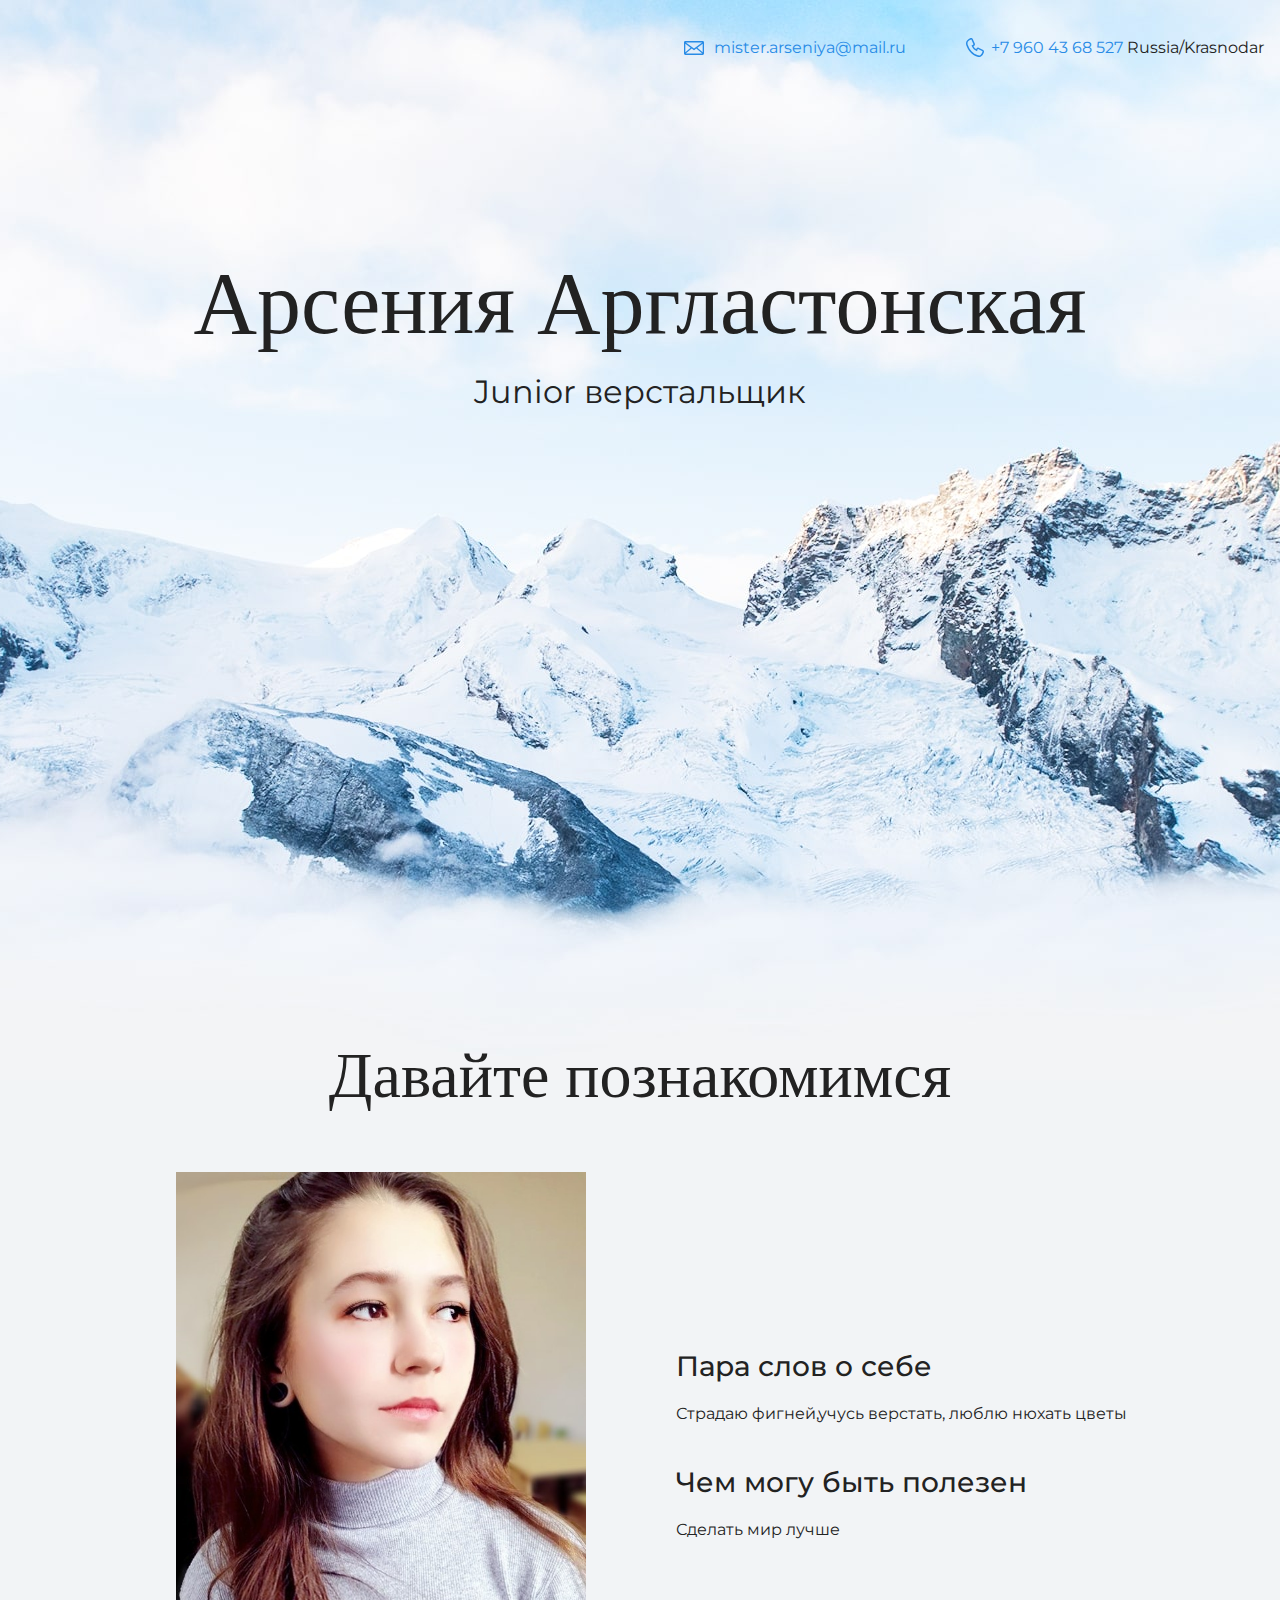
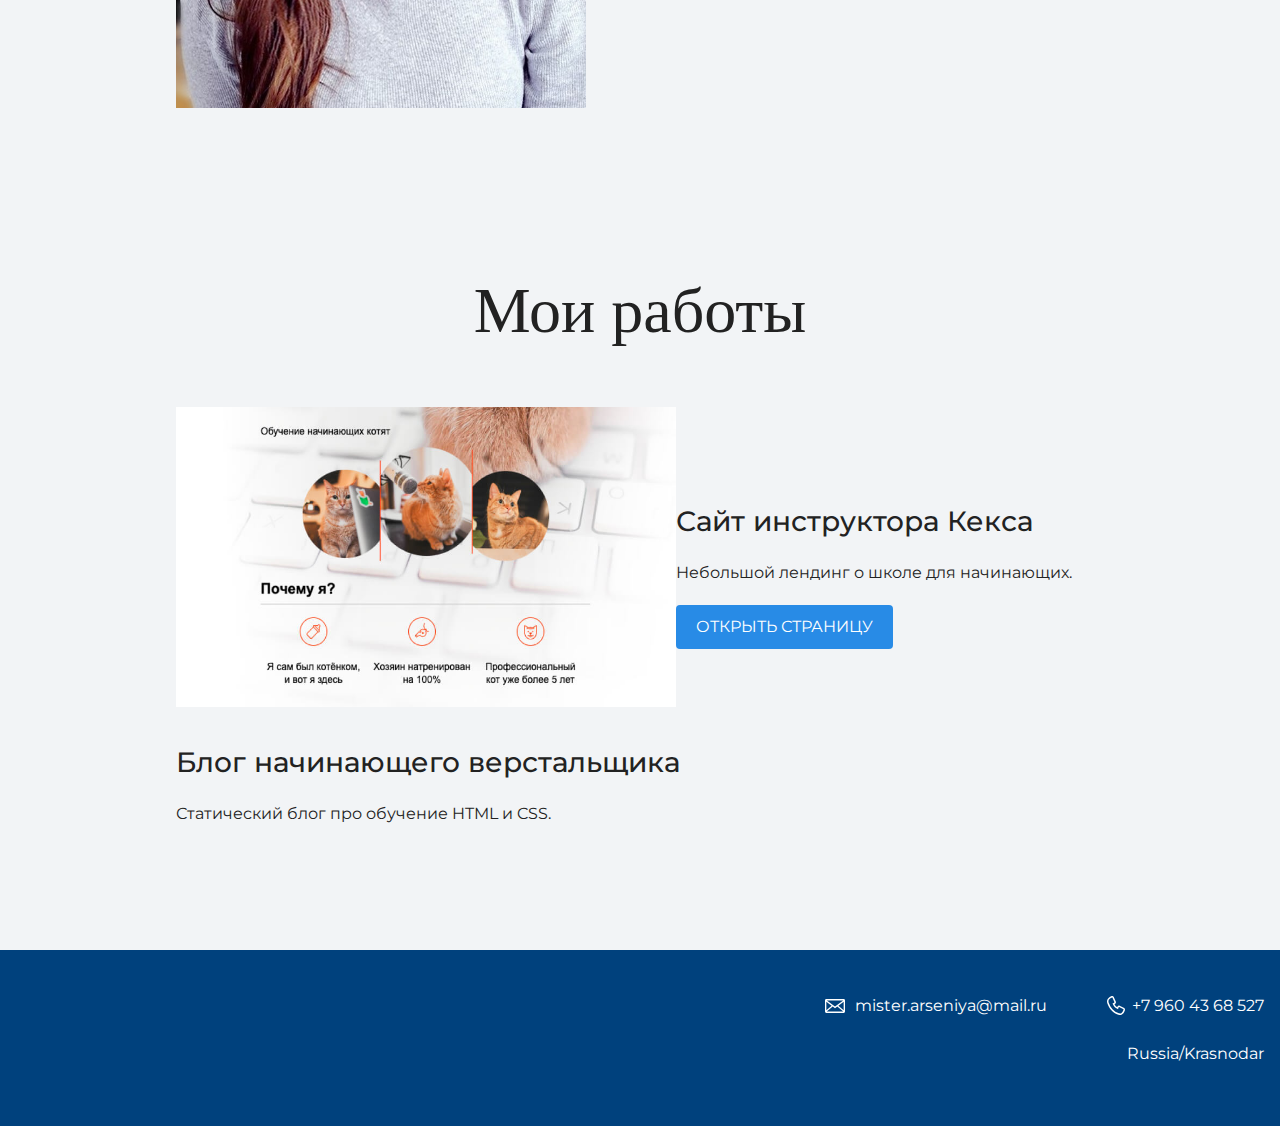
<file: index.html>
<!DOCTYPE html>
<html lang="ru">
  <head>
    <meta charset="UTF-8">
    <link rel="stylesheet" href="style.css">

    <title>Портфолио Junior верстальщика</title>
  <link href="https://fonts.googleapis.com/css?family=Montserrat:400,500,700|Old+Standard+TT&display=swap&subset=cyrillic" rel="stylesheet">
  </head>

  <body>
    <header class="page-header">

      <div class="container">
    <a class="header-email" href="mailto:mister.arseniya@mail.ru"> mister.arseniya@mail.ru</a>
    <a class="header-phone" href="tel:+79604368527">+7 960 43 68 527</a>
    Russia/Krasnodar
      </div>
    </header>

    <section class="hero-image">
      <div class="container">
      <h1 class="heading">Арсения Аргластонская</h1>
      <p>Junior верстальщик</p>
      </div>
    </section>

    <section class="intro">
      <div class="container">
      <h2 class="subheading">Давайте познакомимся</h2>
      <div class="container2">
      <div class="left">
      <figure class="user-image">
  <img src="files/user2.jpg" width="410" height="536" alt="Фотография Неопознанного Енота">
      </figure>
      </div>
<div class="text">
      <h3>Пара слов о себе</h3>
      <p>Страдаю фигней,учусь верстать, люблю нюхать цветы</p>

      <h3>Чем могу быть полезен</h3>
      <p>Сделать мир лучше</p>
      </div>
  </div>
    </section>

    <section class="portfolio">
      <div class="container">
      <h2 class="subheading">Мои работы</h2>
      <div class="container2">
  <div class="left">
      <figure class="project-image">
        <img src="files/project.jpg" width="500" height="300" alt="Cайт инструктора Кекса">
      </figure>
      </div>
   <div class="text">
      <h3>Сайт инструктора Кекса</h3>
      <p>Небольшой лендинг о школе для начинающих.</p>
      <a class="button" href="source/project/index.html">Открыть страницу</a>
      </div>
     </div>
      <h3>Блог начинающего верстальщика</h3>
      <p>Статический блог про обучение HTML и CSS.</p>
      </div>
    </section>

    <footer class="page-footer">
      <div class="container">
        <a class="footer-email" href="mailto:mister.arseniya@mail.ru"> mister.arseniya@mail.ru</a>
    <a class="footer-phone" href="tel:+79604368527">+7 960 43 68 527</a>
    <p> Russia/Krasnodar</p>


      </div>
    </footer>
  </body>
</html>
</file>
<file: style.css>
body {
  margin: 0;
  min-width: 960px;
  font-family: "Montserrat", "Helvetica", "Arial",sans-serif;
  font-size: 16px;
  line-height: 32px;
  color: #222222;
  background-color: #f2f4f6;
  background-image: url("img/hero-bg.jpg");
  background-repeat: no-repeat;
  background-position: top center;
}


.container {
  max-width: 928px;
  margin: 0 auto;
  padding: 0 16px;
}

.page-header {
  margin: 0 0 160px;
  padding: 32px 0 32px;
}

.page-header .container,
.page-footer .container {
  max-width: 1408px;
  text-align: right;
}

.page-header a {
  margin-left: 56px;
  color: #288be6;
  text-decoration: none;
  background-repeat: no-repeat;
  background-position: left;
}

.header-email {
  padding-left: 30px;
  background-image: url("img/icon-email-header.svg");
}

.header-phone {
  padding-left: 25px;
  background-image: url("img/icon-phone-header.svg");
}

.hero-image {
  margin-bottom: 620px;
}

.hero-image .container {
  max-width: 1408px;
  text-align: center;
}

.heading {
  margin: 0 0 16px;
  font-family: "Old Standard TT", "Times", "Times New Roman", serif;
  font-size: 88px;
  line-height: 96px;
  font-weight: 400;
}

.hero-image p {
  margin: 0;
  font-size: 32px;
  line-height: 48px;
}

.intro {
  margin: 0 0 120px;
}

.subheading {
  margin: 0 0 56px;
  font-family: "Old Standard TT", "Times", "Times New Roman", serif;
  font-size: 64px;
  line-height: 80px;
  font-weight: 400;
  text-align: center;
}

.user-image {
  margin: 0 0 32px;
  text-align: center;
}

.intro h3,
.portfolio h3 {

  margin: 0 0 12px;
  font-size: 28px;
  line-height: 40px;
  font-weight: 500;
}

.intro p {
  margin: 0 0 32px;
}

.skills-list {
  margin: 0;
  padding: 0;
}

.skills-list dt {
  padding-left: 32px;
  background-repeat: no-repeat;
  background-position: left;
}

.skill-html {
  background-image: url("img/icon-html.svg");
}

.skill-css {
  background-image: url("img/icon-css.svg");
}

.level {
  margin: 4px 0 16px;
  padding: 0;
  height: 14px;
  font-size: 0;
  background-color: #ffffff;
  border: 1px solid #86c3fa;
  border-radius: 8px;
}

.level div {
  margin: 1px;
  height: 12px;
  background-color: #288be6;
  border-radius: 6px;
}

.portfolio {
  margin: 0 0 120px;
}

.projects {
  margin: 0;
  padding: 0;
  list-style: none;
}

.projects li {
  margin: 0 0 80px;
}

.project-image {
  margin: 0 0 24px;
  text-align: center;
}

.projects p {
  margin: 0 0 24px;
}

.button {
  padding: 6px 20px;
  display: inline-block;
  vertical-align: baseline;
  text-decoration: none;
  text-transform: uppercase;
  border-radius: 4px;
  background-color: #288be6;
  color: #ffffff;

}

.page-footer {
  padding: 40px 0;
  background-color: #00417d;
  color: #ffffff;
}

.page-footer a {
  margin-left: 56px;
  color: inherit;
  text-decoration: none;
  background-repeat: no-repeat;
  background-position: left;
}

.footer-email {
  padding-left: 30px;
  background-image: url("img/icon-email-footer.svg");
}

.footer-phone {
  padding-left: 25px;
  background-image: url("img/icon-phone-footer.svg");
}
/*my*/
.raight,.left{
display: flex;
width: 50%;
}
.container2{
width: 1000px;
display: flex;
align-items: center;
text-align: left;
}
</file>
